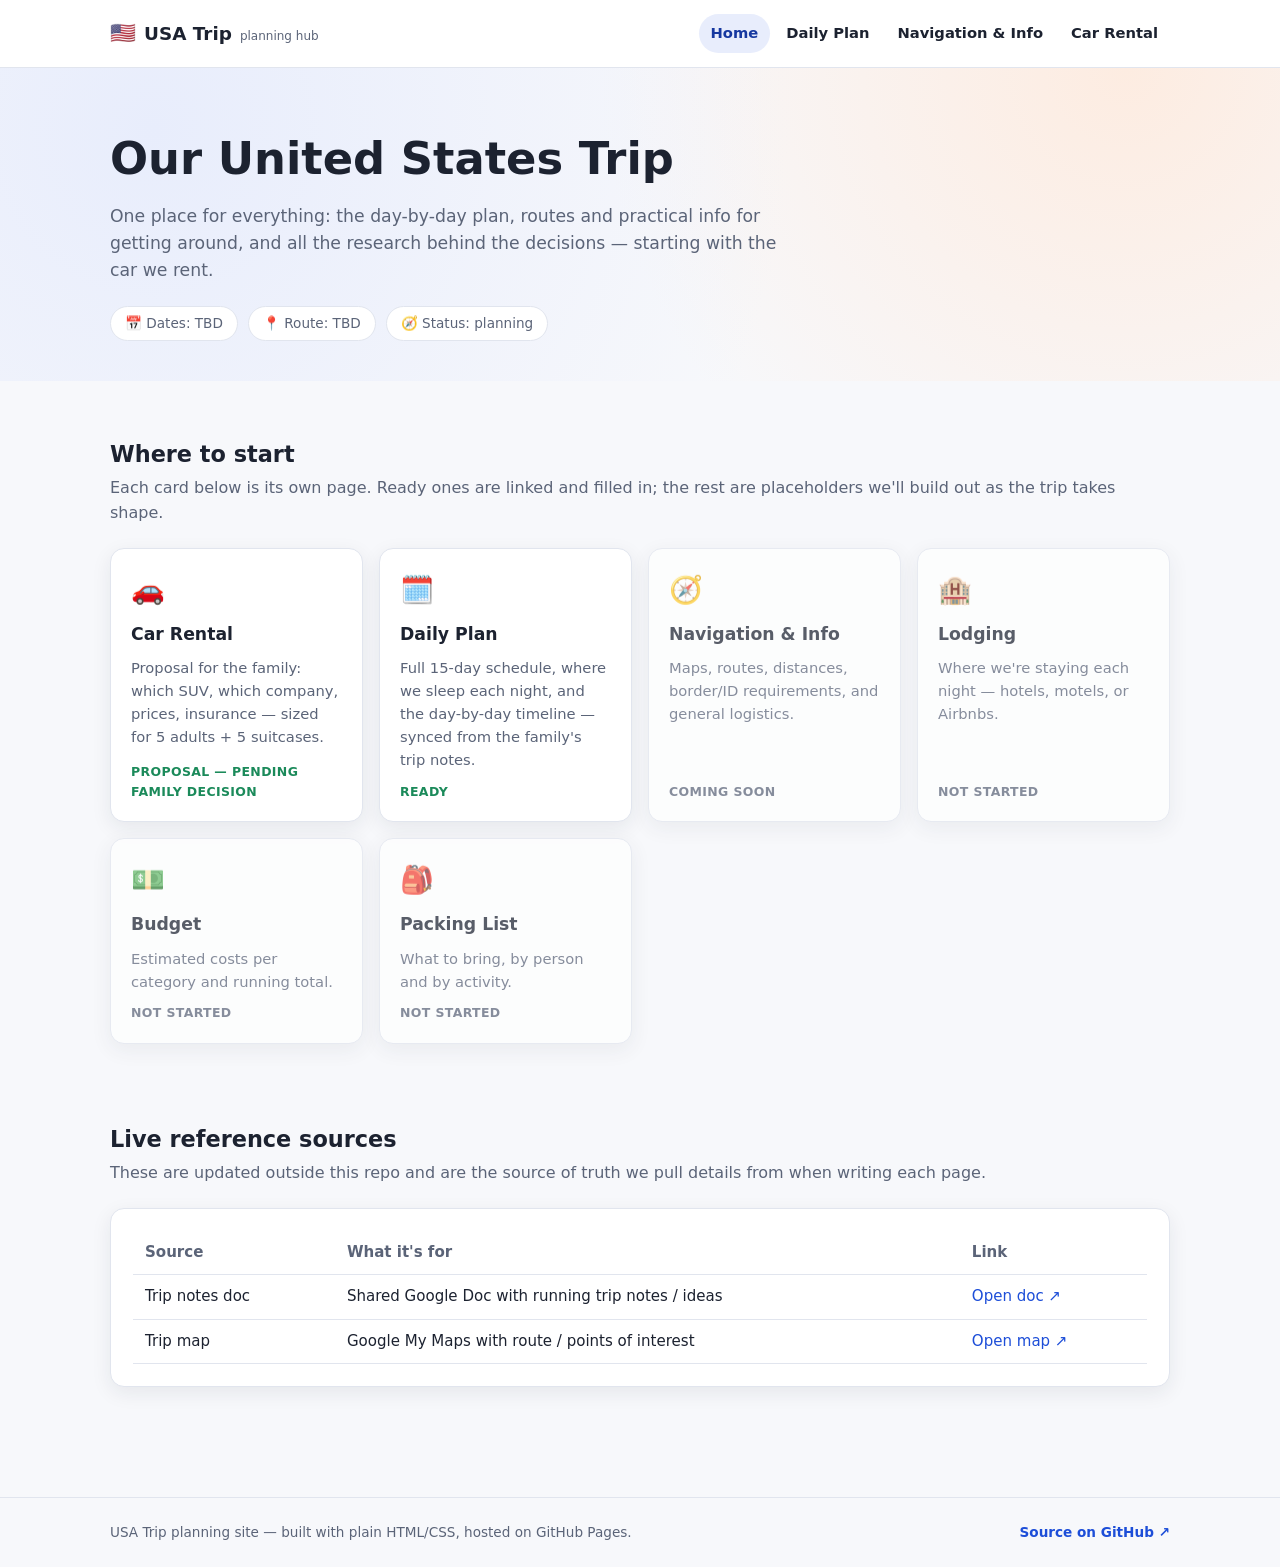
<file: index.html>
<!DOCTYPE html>
<html lang="en">
<head>
  <meta charset="UTF-8" />
  <meta name="viewport" content="width=device-width, initial-scale=1.0" />
  <title>USA Road Trip</title>
  <meta name="description" content="Trip planning hub: daily plan, navigation info, car rental research, and everything else for our United States trip." />
  <link rel="stylesheet" href="css/style.css" />
</head>
<body>

  <header class="site-header">
    <div class="wrap">
      <div class="brand"><span class="flag">🇺🇸</span> USA Trip <small>planning hub</small></div>
      <nav class="site-nav">
        <a href="index.html" class="active">Home</a>
        <a href="pages/daily-plan.html">Daily Plan</a>
        <a href="pages/navigation.html">Navigation &amp; Info</a>
        <a href="pages/car-rental.html">Car Rental</a>
      </nav>
    </div>
  </header>

  <section class="hero">
    <div class="wrap">
      <h1>Our United States Trip</h1>
      <p class="lede">
        One place for everything: the day-by-day plan, routes and practical
        info for getting around, and all the research behind the decisions —
        starting with the car we rent.
      </p>
      <div class="hero-meta">
        <span class="pill">📅 Dates: TBD</span>
        <span class="pill">📍 Route: TBD</span>
        <span class="pill">🧭 Status: planning</span>
      </div>
    </div>
  </section>

  <main class="wrap">

    <section id="topics">
      <h2>Where to start</h2>
      <p class="section-sub">Each card below is its own page. Ready ones are linked and filled in; the rest are placeholders we'll build out as the trip takes shape.</p>

      <div class="card-grid">

        <a class="card is-ready" href="pages/car-rental.html">
          <span class="icon">🚗</span>
          <h3>Car Rental</h3>
          <p>Proposal for the family: which SUV, which company, prices, insurance — sized for 5 adults + 5 suitcases.</p>
          <span class="status">Proposal — pending family decision</span>
        </a>

        <a class="card is-ready" href="pages/daily-plan.html">
          <span class="icon">🗓️</span>
          <h3>Daily Plan</h3>
          <p>Full 15-day schedule, where we sleep each night, and the day-by-day timeline — synced from the family's trip notes.</p>
          <span class="status">Ready</span>
        </a>

        <a class="card is-soon" href="pages/navigation.html">
          <span class="icon">🧭</span>
          <h3>Navigation &amp; Info</h3>
          <p>Maps, routes, distances, border/ID requirements, and general logistics.</p>
          <span class="status">Coming soon</span>
        </a>

        <div class="card is-soon">
          <span class="icon">🏨</span>
          <h3>Lodging</h3>
          <p>Where we're staying each night — hotels, motels, or Airbnbs.</p>
          <span class="status">Not started</span>
        </div>

        <div class="card is-soon">
          <span class="icon">💵</span>
          <h3>Budget</h3>
          <p>Estimated costs per category and running total.</p>
          <span class="status">Not started</span>
        </div>

        <div class="card is-soon">
          <span class="icon">🎒</span>
          <h3>Packing List</h3>
          <p>What to bring, by person and by activity.</p>
          <span class="status">Not started</span>
        </div>

      </div>
    </section>

    <section id="sources">
      <h2>Live reference sources</h2>
      <p class="section-sub">These are updated outside this repo and are the source of truth we pull details from when writing each page.</p>
      <div class="panel">
        <div class="table-wrap">
        <table>
          <thead><tr><th>Source</th><th>What it's for</th><th>Link</th></tr></thead>
          <tbody>
            <tr>
              <td>Trip notes doc</td>
              <td>Shared Google Doc with running trip notes / ideas</td>
              <td><a href="https://docs.google.com/document/d/1BXR2ipfOO5Q0voExCE4PzTYwg4jrBsk3/edit?pli=1" target="_blank" rel="noopener">Open doc ↗</a></td>
            </tr>
            <tr>
              <td>Trip map</td>
              <td>Google My Maps with route / points of interest</td>
              <td><a href="https://www.google.com/maps/d/u/0/edit?mid=1WM9u-u5MO-tDHtt3ySLaDUeo9hJZDwA" target="_blank" rel="noopener">Open map ↗</a></td>
            </tr>
          </tbody>
        </table>
        </div>
      </div>
    </section>

  </main>

  <footer class="site-footer">
    <div class="wrap">
      <span>USA Trip planning site — built with plain HTML/CSS, hosted on GitHub Pages.</span>
      <span><a href="https://github.com/avisalmon/arhab">Source on GitHub ↗</a></span>
    </div>
  </footer>

</body>
</html>
</file>
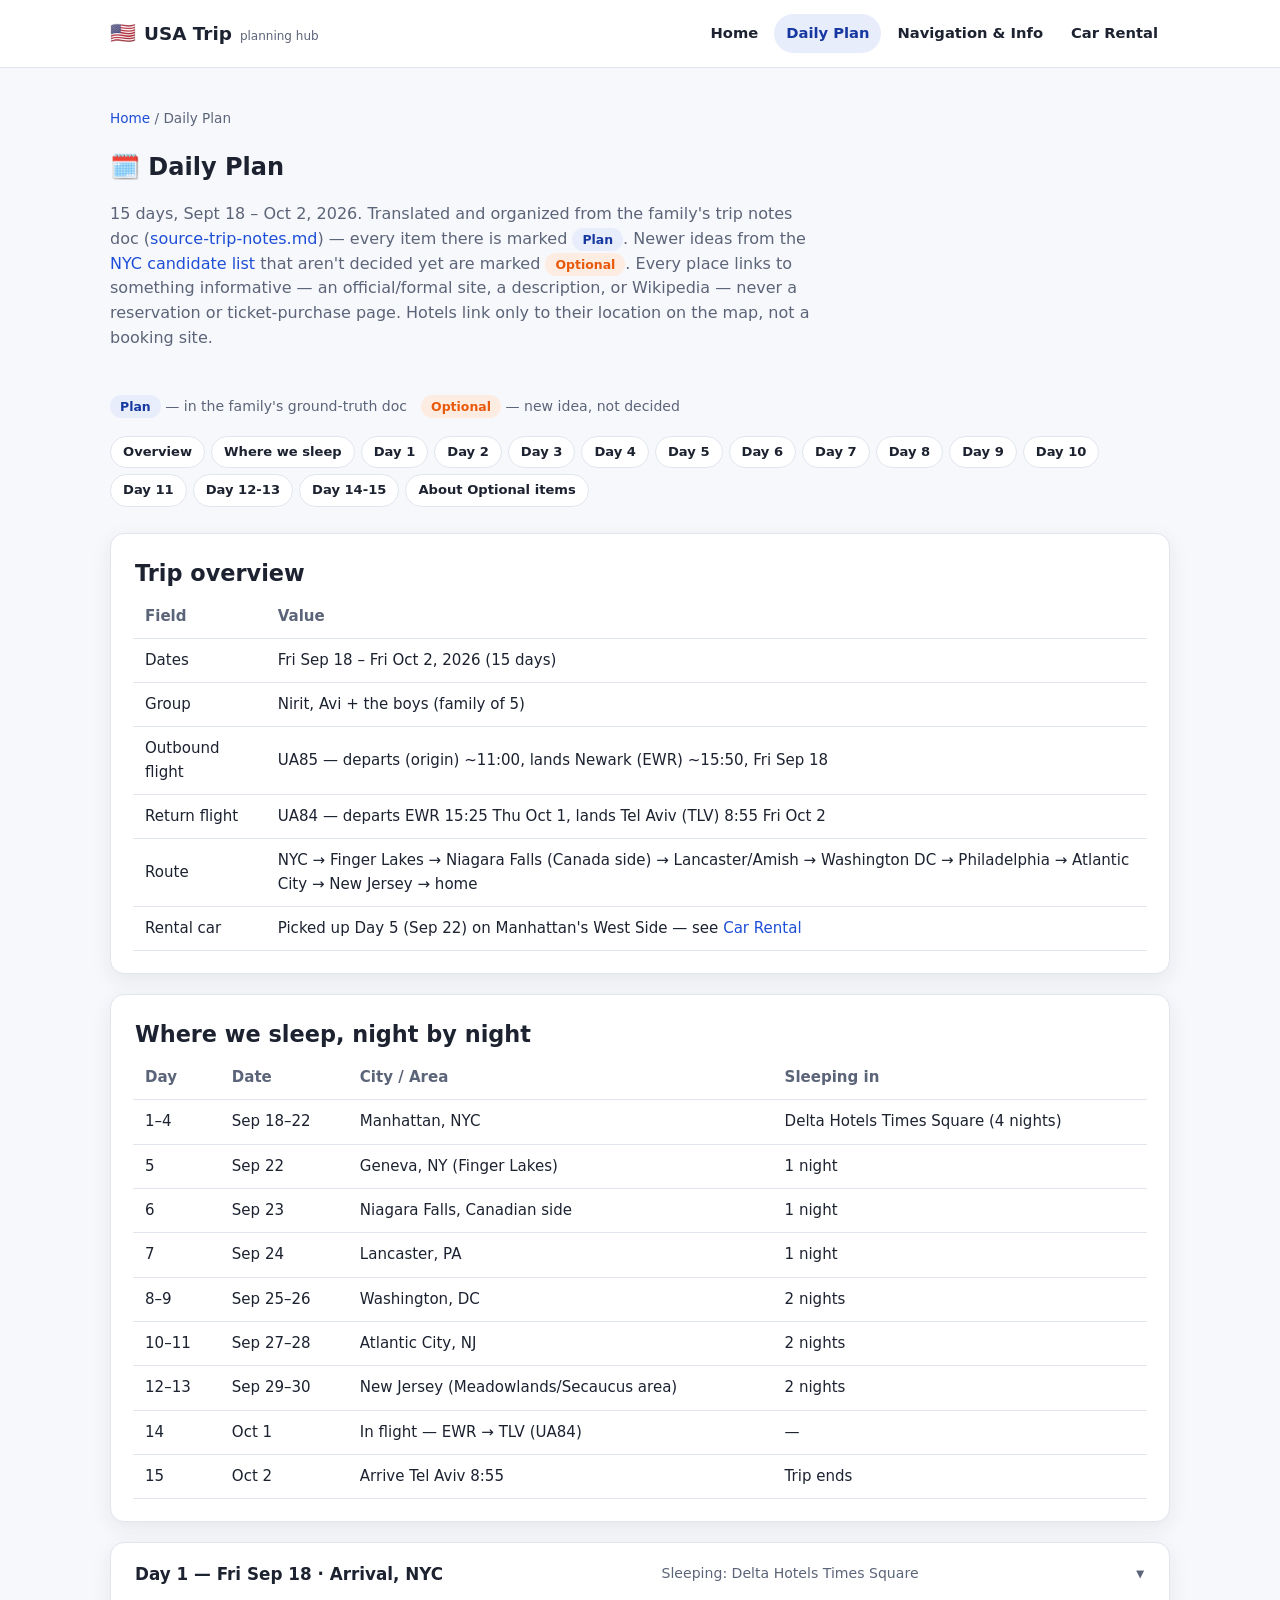
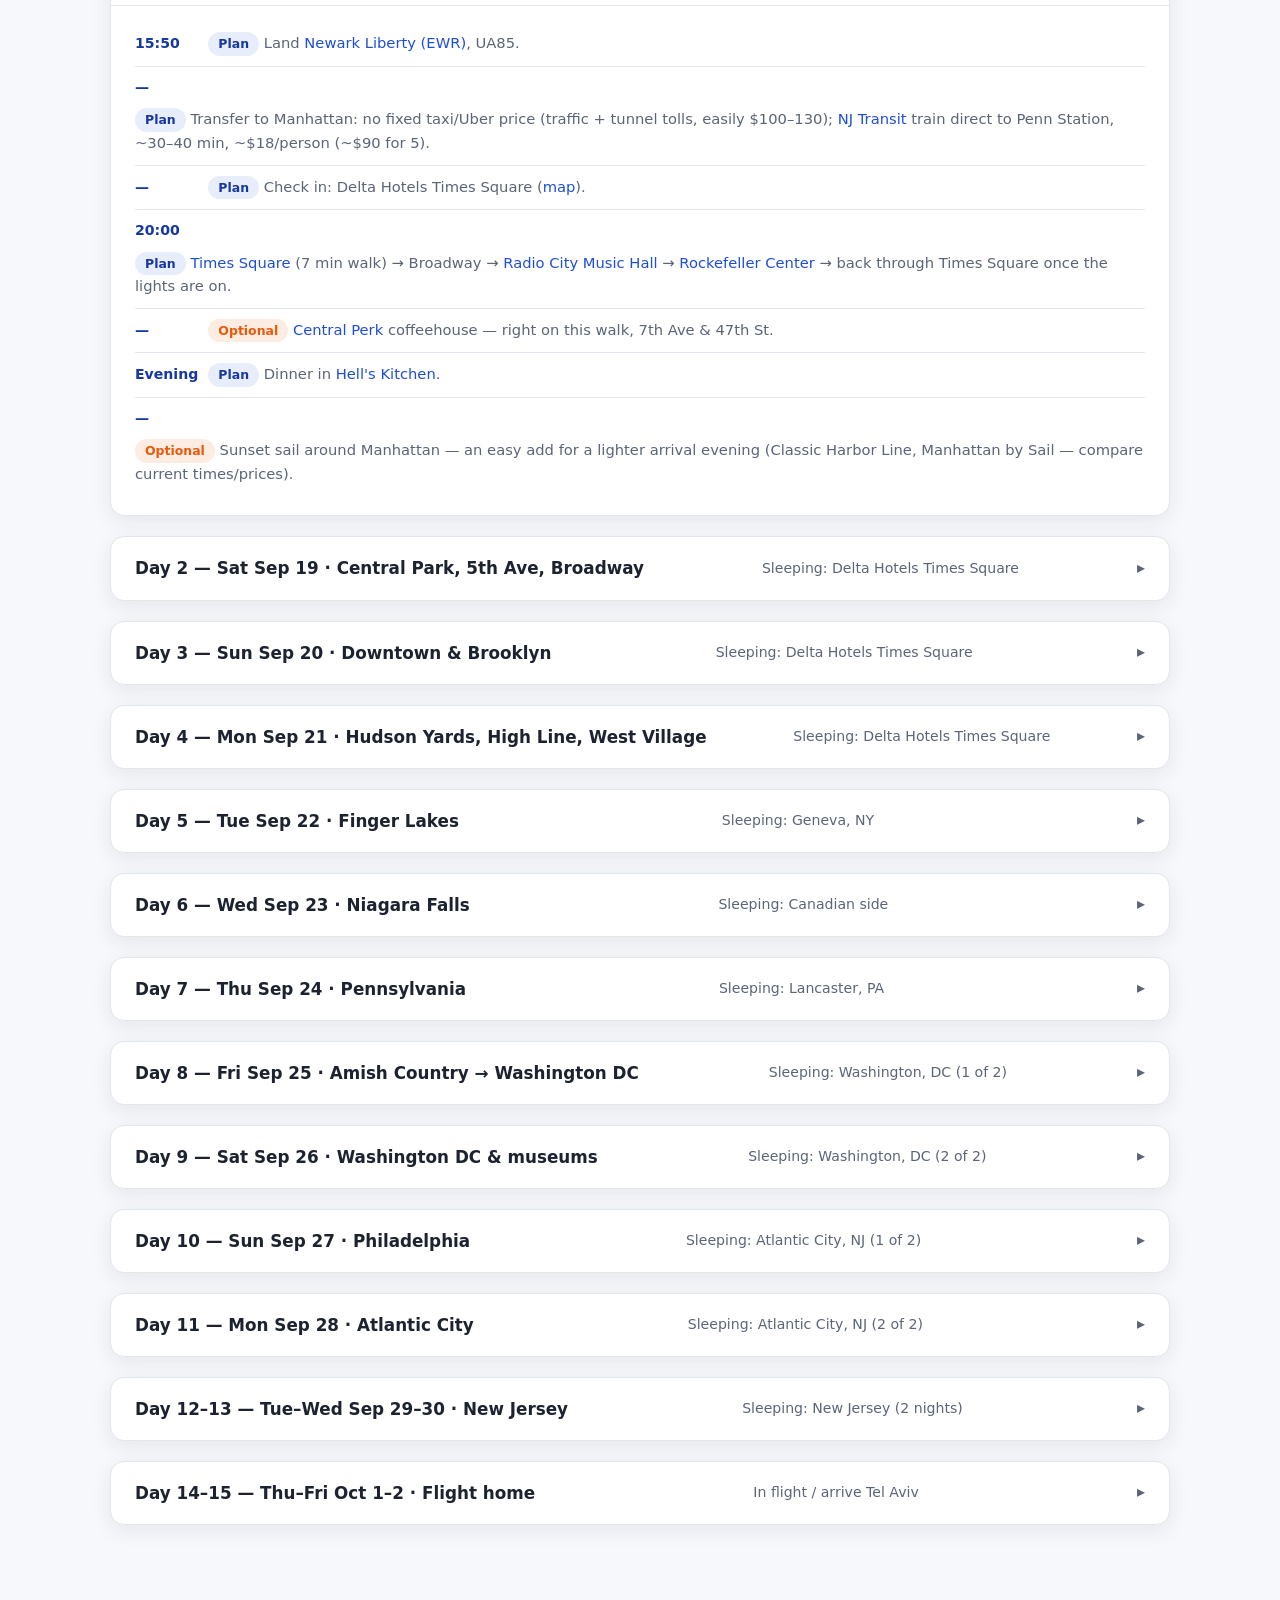
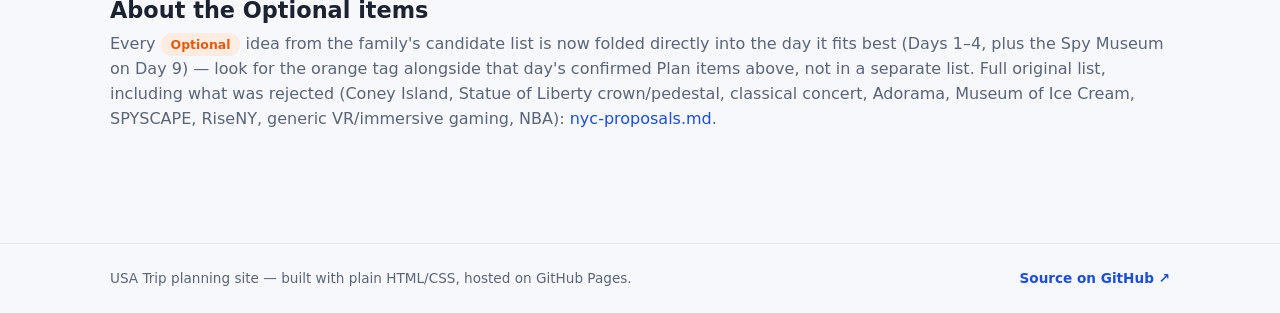
<file: pages/daily-plan.html>
<!DOCTYPE html>
<html lang="en">
<head>
  <meta charset="UTF-8" />
  <meta name="viewport" content="width=device-width, initial-scale=1.0" />
  <title>Daily Plan — USA Trip</title>
  <meta name="description" content="Day-by-day schedule: dates, where we sleep, and the full timeline for the USA trip." />
  <link rel="stylesheet" href="../css/style.css" />
</head>
<body>

  <header class="site-header">
    <div class="wrap">
      <div class="brand"><span class="flag">🇺🇸</span> USA Trip <small>planning hub</small></div>
      <nav class="site-nav">
        <a href="../index.html">Home</a>
        <a href="daily-plan.html" class="active">Daily Plan</a>
        <a href="navigation.html">Navigation &amp; Info</a>
        <a href="car-rental.html">Car Rental</a>
      </nav>
    </div>
  </header>

  <section class="page-hero wrap">
    <div class="breadcrumb"><a href="../index.html">Home</a> / Daily Plan</div>
    <h1>🗓️ Daily Plan</h1>
    <p class="lede">
      15 days, Sept 18 – Oct 2, 2026. Translated and organized from the
      family's trip notes doc (<a href="https://github.com/avisalmon/arhab/blob/main/docs/source-trip-notes.md" target="_blank" rel="noopener">source-trip-notes.md</a>) —
      every item there is marked <span class="tag">Plan</span>. Newer ideas
      from the <a href="https://github.com/avisalmon/arhab/blob/main/docs/nyc-proposals.md" target="_blank" rel="noopener">NYC candidate list</a> that
      aren't decided yet are marked <span class="tag warn">Optional</span>.
      Every place links to something informative — an official/formal site,
      a description, or Wikipedia — never a reservation or ticket-purchase
      page. Hotels link only to their location on the map, not a booking site.
    </p>
  </section>

  <main class="wrap">

    <div class="legend">
      <span><span class="tag">Plan</span> — in the family's ground-truth doc</span>
      <span><span class="tag warn">Optional</span> — new idea, not decided</span>
    </div>

    <nav class="jumpnav">
      <a href="#overview">Overview</a>
      <a href="#sleeping">Where we sleep</a>
      <a href="#day1">Day 1</a>
      <a href="#day2">Day 2</a>
      <a href="#day3">Day 3</a>
      <a href="#day4">Day 4</a>
      <a href="#day5">Day 5</a>
      <a href="#day6">Day 6</a>
      <a href="#day7">Day 7</a>
      <a href="#day8">Day 8</a>
      <a href="#day9">Day 9</a>
      <a href="#day10">Day 10</a>
      <a href="#day11">Day 11</a>
      <a href="#day12-13">Day 12-13</a>
      <a href="#day14-15">Day 14-15</a>
      <a href="#optional">About Optional items</a>
    </nav>

    <section class="panel" id="overview">
      <h2>Trip overview</h2>
      <div class="table-wrap">
        <table>
          <thead><tr><th>Field</th><th>Value</th></tr></thead>
          <tbody>
            <tr><td>Dates</td><td>Fri Sep 18 – Fri Oct 2, 2026 (15 days)</td></tr>
            <tr><td>Group</td><td>Nirit, Avi + the boys (family of 5)</td></tr>
            <tr><td>Outbound flight</td><td>UA85 — departs (origin) ~11:00, lands Newark (EWR) ~15:50, Fri Sep 18</td></tr>
            <tr><td>Return flight</td><td>UA84 — departs EWR 15:25 Thu Oct 1, lands Tel Aviv (TLV) 8:55 Fri Oct 2</td></tr>
            <tr><td>Route</td><td>NYC → Finger Lakes → Niagara Falls (Canada side) → Lancaster/Amish → Washington DC → Philadelphia → Atlantic City → New Jersey → home</td></tr>
            <tr><td>Rental car</td><td>Picked up Day 5 (Sep 22) on Manhattan's West Side — see <a href="car-rental.html">Car Rental</a></td></tr>
          </tbody>
        </table>
      </div>
    </section>

    <section class="panel" id="sleeping">
      <h2>Where we sleep, night by night</h2>
      <div class="table-wrap">
        <table>
          <thead><tr><th>Day</th><th>Date</th><th>City / Area</th><th>Sleeping in</th></tr></thead>
          <tbody>
            <tr><td>1–4</td><td>Sep 18–22</td><td>Manhattan, NYC</td><td>Delta Hotels Times Square (4 nights)</td></tr>
            <tr><td>5</td><td>Sep 22</td><td>Geneva, NY (Finger Lakes)</td><td>1 night</td></tr>
            <tr><td>6</td><td>Sep 23</td><td>Niagara Falls, Canadian side</td><td>1 night</td></tr>
            <tr><td>7</td><td>Sep 24</td><td>Lancaster, PA</td><td>1 night</td></tr>
            <tr><td>8–9</td><td>Sep 25–26</td><td>Washington, DC</td><td>2 nights</td></tr>
            <tr><td>10–11</td><td>Sep 27–28</td><td>Atlantic City, NJ</td><td>2 nights</td></tr>
            <tr><td>12–13</td><td>Sep 29–30</td><td>New Jersey (Meadowlands/Secaucus area)</td><td>2 nights</td></tr>
            <tr><td>14</td><td>Oct 1</td><td>In flight — EWR → TLV (UA84)</td><td>—</td></tr>
            <tr><td>15</td><td>Oct 2</td><td>Arrive Tel Aviv 8:55</td><td>Trip ends</td></tr>
          </tbody>
        </table>
      </div>
    </section>

    <!-- ============ DAY 1 ============ -->
    <details class="panel" id="day1" open>
      <summary><span class="day-title">Day 1 — Fri Sep 18 · Arrival, NYC</span><span class="day-sub">Sleeping: Delta Hotels Times Square</span><span class="chev">▸</span></summary>
      <div class="day-body">
        <ul class="timeline-list">
          <li><span class="time">15:50</span><span class="desc"><span class="tag">Plan</span> Land <a href="https://www.newarkairport.com/" target="_blank" rel="noopener">Newark Liberty (EWR)</a>, UA85.</span></li>
          <li><span class="time">—</span><span class="desc"><span class="tag">Plan</span> Transfer to Manhattan: no fixed taxi/Uber price (traffic + tunnel tolls, easily $100–130); <a href="https://www.njtransit.com/" target="_blank" rel="noopener">NJ Transit</a> train direct to Penn Station, ~30–40 min, ~$18/person (~$90 for 5).</span></li>
          <li><span class="time">—</span><span class="desc"><span class="tag">Plan</span> Check in: Delta Hotels Times Square (<a href="https://www.google.com/maps/search/?api=1&query=Delta+Hotels+by+Marriott+New+York+Times+Square" target="_blank" rel="noopener">map</a>).</span></li>
          <li><span class="time">20:00</span><span class="desc"><span class="tag">Plan</span> <a href="https://www.timessquarenyc.org/" target="_blank" rel="noopener">Times Square</a> (7 min walk) → Broadway → <a href="https://en.wikipedia.org/wiki/Radio_City_Music_Hall" target="_blank" rel="noopener">Radio City Music Hall</a> → <a href="https://www.rockefellercenter.com/" target="_blank" rel="noopener">Rockefeller Center</a> → back through Times Square once the lights are on.</span></li>
          <li><span class="time">—</span><span class="desc"><span class="tag warn">Optional</span> <a href="https://centralperk.com/" target="_blank" rel="noopener">Central Perk</a> coffeehouse — right on this walk, 7th Ave &amp; 47th St.</span></li>
          <li><span class="time">Evening</span><span class="desc"><span class="tag">Plan</span> Dinner in <a href="https://en.wikipedia.org/wiki/Hell%27s_Kitchen,_Manhattan" target="_blank" rel="noopener">Hell's Kitchen</a>.</span></li>
          <li><span class="time">—</span><span class="desc"><span class="tag warn">Optional</span> Sunset sail around Manhattan — an easy add for a lighter arrival evening (Classic Harbor Line, Manhattan by Sail — compare current times/prices).</span></li>
        </ul>
      </div>
    </details>

    <!-- ============ DAY 2 ============ -->
    <details class="panel" id="day2">
      <summary><span class="day-title">Day 2 — Sat Sep 19 · Central Park, 5th Ave, Broadway</span><span class="day-sub">Sleeping: Delta Hotels Times Square</span><span class="chev">▸</span></summary>
      <div class="day-body">
        <ul class="timeline-list">
          <li><span class="time">8:30</span><span class="desc"><span class="tag">Plan</span> Breakfast.</span></li>
          <li><span class="time">Morning</span><span class="desc"><span class="tag">Plan</span> <a href="https://www.centralparknyc.org/" target="_blank" rel="noopener">Central Park</a>: Columbus Circle → The Mall → <a href="https://www.centralparknyc.org/locations/bethesda-terrace" target="_blank" rel="noopener">Bethesda Terrace &amp; Fountain</a> → the lake → <a href="https://www.centralparknyc.org/locations/bow-bridge" target="_blank" rel="noopener">Bow Bridge</a> → <a href="https://www.centralparknyc.org/locations/strawberry-fields" target="_blank" rel="noopener">Strawberry Fields</a> (John Lennon memorial).</span></li>
          <li><span class="time">12:30</span><span class="desc"><span class="tag">Plan</span> Down <a href="https://en.wikipedia.org/wiki/Fifth_Avenue" target="_blank" rel="noopener">Fifth Avenue</a>: <a href="https://www.apple.com/retail/fifthavenue/" target="_blank" rel="noopener">Apple Fifth Avenue</a>, the LEGO Store, <a href="https://www.saintpatrickscathedral.org/" target="_blank" rel="noopener">St. Patrick's Cathedral</a>, Rockefeller Center.</span></li>
          <li><span class="time">—</span><span class="desc"><span class="tag warn">Optional</span> <a href="https://www.nintendo.com/us/store/locations/newyork/" target="_blank" rel="noopener">Nintendo New York</a> — same stretch of Fifth Ave.</span></li>
          <li><span class="time">15:30</span><span class="desc"><span class="tag">Plan</span> <a href="https://en.wikipedia.org/wiki/Top_of_the_Rock" target="_blank" rel="noopener">Top of the Rock</a> observation deck — reserve a time slot ahead, ~$42.</span></li>
          <li><span class="time">18:30</span><span class="desc"><span class="tag">Plan</span> <a href="https://www.grandcentralterminal.com/" target="_blank" rel="noopener">Grand Central Terminal</a> — the historic hall and painted ceiling.</span></li>
          <li><span class="time">Evening</span><span class="desc"><span class="tag">Plan</span> Broadway musical (Theater District, walking distance from the hotel). Same-day <a href="https://playbill.com/article/broadway-rush-lottery-and-standing-room-only-policies-com-116003" target="_blank" rel="noopener">rush and lottery tickets</a> exist for most shows — the family got up to 50% off this way.</span></li>
        </ul>
      </div>
    </details>

    <!-- ============ DAY 3 ============ -->
    <details class="panel" id="day3">
      <summary><span class="day-title">Day 3 — Sun Sep 20 · Downtown &amp; Brooklyn</span><span class="day-sub">Sleeping: Delta Hotels Times Square</span><span class="chev">▸</span></summary>
      <div class="day-body">
        <div class="callout todo">
          <strong>🟡 Open decision:</strong> this Downtown/Brooklyn plan is
          the confirmed Plan for the day — but it could be swapped for the
          Optional item below instead. See <a href="https://github.com/avisalmon/arhab/blob/main/docs/nyc-proposals.md" target="_blank" rel="noopener">nyc-proposals.md</a>.
        </div>
        <ul class="timeline-list">
          <li><span class="time">1:00pm</span><span class="desc"><span class="tag warn">Optional</span> <em>Instead of the day below:</em> <a href="https://www.nfl.com/schedules/2026/by-team/new-york-jets" target="_blank" rel="noopener">Packers @ Jets</a> — confirmed real, MetLife Stadium, Jets' home opener.</span></li>
          <li><span class="time">9:00</span><span class="desc"><span class="tag">Plan</span> Subway to <a href="https://www.911memorial.org/" target="_blank" rel="noopener">9/11 Memorial &amp; Museum</a> and the <a href="https://www.westfield.com/united-states/westfieldworldtradecenter" target="_blank" rel="noopener">Oculus</a> → short walk to Wall Street and the <a href="https://en.wikipedia.org/wiki/Charging_Bull" target="_blank" rel="noopener">Charging Bull</a>.</span></li>
          <li><span class="time">—</span><span class="desc"><span class="tag warn">Optional</span> <a href="https://mercerlabs.com/" target="_blank" rel="noopener">Mercer Labs</a> — immersive art/tech museum, right in this area (21 Dey St).</span></li>
          <li><span class="time">—</span><span class="desc"><span class="tag">Plan</span> Walk south to <a href="https://www.thebattery.org/" target="_blank" rel="noopener">Battery Park</a>.</span></li>
          <li><span class="time">—</span><span class="desc"><span class="tag">Plan</span> Either the free <a href="https://www.siferry.com/" target="_blank" rel="noopener">Staten Island Ferry</a> (passes the Statue of Liberty, ~25 min each way) or the <a href="https://www.nps.gov/stli/" target="_blank" rel="noopener">Statue of Liberty &amp; Ellis Island</a> ferry to Liberty Island (~$26, incl. museum + audio tour, option to continue to Ellis Island — book ahead).</span></li>
          <li><span class="time">13:00</span><span class="desc"><span class="tag">Plan</span> <a href="https://www.ferry.nyc/" target="_blank" rel="noopener">NYC Ferry</a> from Battery Park/Pier 11 to DUMBO, Brooklyn (~$4/person). Lunch at <a href="https://www.timeoutmarket.com/newyork/" target="_blank" rel="noopener">Time Out Market</a>. Walk <a href="https://www.brooklynbridgepark.org/" target="_blank" rel="noopener">Brooklyn Bridge Park</a> and the famous Manhattan Bridge photo spot.</span></li>
          <li><span class="time">17:15–19:15</span><span class="desc"><span class="tag">Plan</span> Walk the <a href="https://en.wikipedia.org/wiki/Brooklyn_Bridge" target="_blank" rel="noopener">Brooklyn Bridge</a> back to Manhattan for golden hour / lights coming on (~1.8km, easy grade).</span></li>
          <li><span class="time">Evening</span><span class="desc"><span class="tag">Plan</span> Dinner in <a href="https://en.wikipedia.org/wiki/Chinatown,_Manhattan" target="_blank" rel="noopener">Chinatown</a> or <a href="https://en.wikipedia.org/wiki/SoHo,_Manhattan" target="_blank" rel="noopener">SoHo</a>.</span></li>
          <li><span class="time">—</span><span class="desc"><span class="tag warn">Optional</span> <a href="https://www.meowparlour.com/" target="_blank" rel="noopener">Meow Parlour</a> cat café — nearby on the Lower East Side.</span></li>
          <li><span class="time">—</span><span class="desc"><span class="tag warn">Optional</span> <a href="https://sangennaronyc.org/" target="_blank" rel="noopener">Feast of San Gennaro</a> — Little Italy, right next to Chinatown/SoHo; runs Sep 17–27, so it's on tonight.</span></li>
        </ul>
      </div>
    </details>

    <!-- ============ DAY 4 ============ -->
    <details class="panel" id="day4">
      <summary><span class="day-title">Day 4 — Mon Sep 21 · Hudson Yards, High Line, West Village</span><span class="day-sub">Sleeping: Delta Hotels Times Square</span><span class="chev">▸</span></summary>
      <div class="day-body">
        <ul class="timeline-list">
          <li><span class="time">9:00</span><span class="desc"><span class="tag">Plan</span> Walk (15 min) to <a href="https://www.hudsonyardsnewyork.com/" target="_blank" rel="noopener">Hudson Yards</a> — the Vessel and the riverfront skyscrapers. If Top of the Rock was skipped, consider <a href="https://en.wikipedia.org/wiki/Edge_(observation_deck)" target="_blank" rel="noopener">Edge</a> observation deck instead (~1.5 hrs).</span></li>
          <li><span class="time">—</span><span class="desc"><span class="tag warn">Optional</span> <a href="https://en.wikipedia.org/wiki/Edge_(observation_deck)" target="_blank" rel="noopener">City Climb</a> at Edge — extreme, same building, ~$185/person (verify current price/season).</span></li>
          <li><span class="time">—</span><span class="desc"><span class="tag warn">Optional</span> <a href="https://www.intrepidmuseum.org/" target="_blank" rel="noopener">Intrepid Sea, Air &amp; Space Museum</a> — high priority per the family list, a short walk up the riverfront from here.</span></li>
          <li><span class="time">—</span><span class="desc"><span class="tag warn">Optional</span> <a href="https://www.bhphotovideo.com/" target="_blank" rel="noopener">B&amp;H Photo</a> — must-do per the list; today (Monday) works, it's closed Saturdays.</span></li>
          <li><span class="time">—</span><span class="desc"><span class="tag">Plan</span> Walk the <a href="https://www.thehighline.org/" target="_blank" rel="noopener">High Line</a> south (~2km) through gardens, art, and views over the streets and river.</span></li>
          <li><span class="time">Lunch</span><span class="desc"><span class="tag">Plan</span> <a href="https://www.chelseamarket.com/" target="_blank" rel="noopener">Chelsea Market</a>, or rooftop food at <a href="https://www.pier57ny.com/" target="_blank" rel="noopener">Pier 57</a>.</span></li>
          <li><span class="time">—</span><span class="desc"><span class="tag">Plan</span> <a href="https://littleisland.org/" target="_blank" rel="noopener">Little Island</a> floating park; short walk through the cobblestones of the Meatpacking District.</span></li>
          <li><span class="time">—</span><span class="desc"><span class="tag warn">Optional</span> <a href="https://whitney.org/" target="_blank" rel="noopener">Whitney Museum</a> — right at this end of the High Line/Meatpacking District; lower priority than MoMA.</span></li>
          <li><span class="time">15:00</span><span class="desc"><span class="tag">Plan</span> <a href="https://en.wikipedia.org/wiki/Greenwich_Village" target="_blank" rel="noopener">Greenwich Village</a>: the flagship <a href="https://www.harrypotterstore.com/" target="_blank" rel="noopener">Harry Potter Store</a> near the Flatiron Building, the "Friends" building photo op on <a href="https://en.wikipedia.org/wiki/Bedford_Street_(Manhattan)" target="_blank" rel="noopener">Bedford Street</a>, Bleecker Street, <a href="https://www.nycgovparks.org/parks/washington-square-park" target="_blank" rel="noopener">Washington Square Park</a>.</span></li>
          <li><span class="time">—</span><span class="desc"><span class="tag warn">Optional</span> <a href="https://momath.org/" target="_blank" rel="noopener">National Museum of Mathematics (MoMath)</a> — Flatiron District, same area as the Harry Potter Store stop.</span></li>
          <li><span class="time">—</span><span class="desc"><span class="tag">Plan</span> <a href="https://en.wikipedia.org/wiki/SoHo,_Manhattan" target="_blank" rel="noopener">SoHo</a> — cast-iron architecture, shopping.</span></li>
          <li><span class="time">—</span><span class="desc"><span class="tag warn">Optional</span> <a href="https://www.moma.org/" target="_blank" rel="noopener">MoMA</a> instead of part of this day.</span></li>
          <li><span class="time">Evening</span><span class="desc"><span class="tag warn">Optional</span> Jazz club — <a href="https://en.wikipedia.org/wiki/Village_Vanguard" target="_blank" rel="noopener">Village Vanguard</a> or <a href="https://en.wikipedia.org/wiki/Smalls_Jazz_Club" target="_blank" rel="noopener">Smalls</a>, both right here in Greenwich Village.</span></li>
        </ul>
      </div>
    </details>

    <!-- ============ DAY 5 ============ -->
    <details class="panel" id="day5">
      <summary><span class="day-title">Day 5 — Tue Sep 22 · Finger Lakes</span><span class="day-sub">Sleeping: Geneva, NY</span><span class="chev">▸</span></summary>
      <div class="day-body">
        <ul class="timeline-list">
          <li><span class="time">Morning</span><span class="desc"><span class="tag">Plan</span> Pick up rental car — West Side Manhattan, near W 40th St, close to the Lincoln Tunnel. See <a href="car-rental.html">Car Rental</a> for the full checklist (E‑ZPass/toll pass, unlimited mileage, one-way return, Canada border coverage).</span></li>
          <li><span class="time">—</span><span class="desc"><span class="tag">Plan</span> Drive ~4–4.5 hrs / ~400km. Suggested stretch stop (~2 hrs in) around Stroudsburg / Delaware Water Gap or Binghamton.</span></li>
          <li><span class="time">14:00</span><span class="desc"><span class="tag">Plan</span> <a href="https://parks.ny.gov/parks/watkinsglen/" target="_blank" rel="noopener">Watkins Glen State Park</a> — the Gorge Trail past 19 waterfalls (1.6 mi, ~2 hrs incl. photo stops). Hiking shoes; keep the parking receipt, it's valid at other Finger Lakes parks. Shuttle only runs weekends after Sep 8.</span></li>
          <li><span class="time">~16:00</span><span class="desc"><span class="tag">Plan</span> Drive along <a href="https://www.fingerlakes.org/attractions/seneca-lake/" target="_blank" rel="noopener">Seneca Lake</a>, Route 14 (~25 min with scenic stops).</span></li>
        </ul>
      </div>
    </details>

    <!-- ============ DAY 6 ============ -->
    <details class="panel" id="day6">
      <summary><span class="day-title">Day 6 — Wed Sep 23 · Niagara Falls</span><span class="day-sub">Sleeping: Canadian side</span><span class="chev">▸</span></summary>
      <div class="day-body">
        <ul class="timeline-list">
          <li><span class="time">—</span><span class="desc"><span class="tag">Plan</span> Drive ~2.5 hrs to Niagara Falls.</span></li>
          <li><span class="time">—</span><span class="desc"><span class="tag">Plan</span> <a href="https://www.niagarafallsstatepark.com/" target="_blank" rel="noopener">Niagara Falls State Park</a> (US side) — bring a change of socks/shoes, you will get soaked.</span></li>
          <li><span class="time">—</span><span class="desc"><span class="tag">Plan</span> <a href="https://www.niagarafallsstatepark.com/things-to-do/cave-of-the-winds" target="_blank" rel="noopener">Cave of the Winds</a> — $23/person, includes a poncho; buy at the park, timed elevator entry.</span></li>
          <li><span class="time">9:00–17:00</span><span class="desc"><span class="tag">Plan</span> <a href="https://en.wikipedia.org/wiki/Maid_of_the_Mist" target="_blank" rel="noopener">Maid of the Mist</a> boat to the base of the falls — $30.25/person, no fixed time slot (boats every 15 min); buy a few days ahead to skip the line.</span></li>
          <li><span class="time">—</span><span class="desc"><span class="tag">Plan</span> Cross Rainbow Bridge to the Canadian side, check in.</span></li>
          <li><span class="time">Evening</span><span class="desc"><span class="tag">Plan</span> <a href="https://www.niagaraparks.com/" target="_blank" rel="noopener">Niagara Parkway</a> — panoramic view of all three falls; <a href="https://www.cliftonhill.com/" target="_blank" rel="noopener">Clifton Hill</a> lights and attractions; falls illuminated at night + fireworks. Bring Canadian dollars — USD is accepted but at a poor rate, no change given in USD.</span></li>
        </ul>
      </div>
    </details>

    <!-- ============ DAY 7 ============ -->
    <details class="panel" id="day7">
      <summary><span class="day-title">Day 7 — Thu Sep 24 · Pennsylvania</span><span class="day-sub">Sleeping: Lancaster, PA</span><span class="chev">▸</span></summary>
      <div class="day-body">
        <ul class="timeline-list">
          <li><span class="time">9:00</span><span class="desc"><span class="tag">Plan</span> Drive Niagara → Lancaster County (~6–6.5 hrs); leg-stretch stop after ~3.5 hrs.</span></li>
          <li><span class="time">13:00</span><span class="desc"><span class="tag">Plan</span> <a href="https://www.dcnr.pa.gov/StateParks/FindAPark/LeonardHarrisonStatePark/" target="_blank" rel="noopener">Leonard Harrison State Park</a> — breathtaking overlook of Pine Creek Gorge, the "PA Grand Canyon." Skip the steep Turkey Path; short, flat overlook walk instead. Free entry/parking.</span></li>
          <li><span class="time">14:00</span><span class="desc"><span class="tag">Plan</span> Lunch 10–15 min away in <a href="https://en.wikipedia.org/wiki/Wellsboro,_Pennsylvania" target="_blank" rel="noopener">Wellsboro</a> — classic 19th-century small-town feel, gaslit Main Street. Try <a href="https://timelessdestination.com/" target="_blank" rel="noopener">Timeless Destination</a> (Italian/American) or <a href="https://www.facebook.com/HarlandsRestaurant/" target="_blank" rel="noopener">Harland's Family Style Restaurant</a> (quick, cheap).</span></li>
          <li><span class="time">15:00</span><span class="desc"><span class="tag">Plan</span> Drive to Lancaster, arrive ~18:30.</span></li>
        </ul>
      </div>
    </details>

    <!-- ============ DAY 8 ============ -->
    <details class="panel" id="day8">
      <summary><span class="day-title">Day 8 — Fri Sep 25 · Amish Country → Washington DC</span><span class="day-sub">Sleeping: Washington, DC (1 of 2)</span><span class="chev">▸</span></summary>
      <div class="day-body">
        <ul class="timeline-list">
          <li><span class="time">9:30–12:30</span><span class="desc"><span class="tag">Plan</span> <a href="https://amishfarmandhouse.com/" target="_blank" rel="noopener">The Amish Farm and House</a> bus + farm tour — classic tour ~$28.95/person (~2–3 hrs), premium incl. 1805 farmhouse ~$36.95/person (~3–4 hrs). Arrive 30 min early; some Amish vendors are cash-only. Tours depart 11:00/13:00/15:00.</span></li>
          <li><span class="time">—</span><span class="desc">Considered: <a href="https://amishexperience.com/" target="_blank" rel="noopener">Amish Experience VIP Tour</a> (private, up to 14 people, ~3.5 hrs, ~$100 more per family) — dropped, only runs at 17:00.</span></li>
          <li><span class="time">—</span><span class="desc"><span class="tag">Plan</span> Drive between the farms/villages of Birds in Hand, Intercourse, Ronks, Strasburg — horse-drawn buggies alongside the road.</span></li>
          <li><span class="time">Midday</span><span class="desc"><span class="tag">Plan</span> Shopping at <a href="https://www.tangeroutlet.com/lancaster" target="_blank" rel="noopener">Tanger Outlets Lancaster</a>.</span></li>
          <li><span class="time">17:00</span><span class="desc"><span class="tag">Plan</span> Drive Lancaster → Washington DC (~120 mi, 2.5–3 hrs).</span></li>
          <li><span class="time">20:30</span><span class="desc"><span class="tag">Plan</span> Check in; dinner in <a href="https://www.georgetowndc.com/" target="_blank" rel="noopener">Georgetown</a>; evening walk past the illuminated monuments.</span></li>
        </ul>
      </div>
    </details>

    <!-- ============ DAY 9 ============ -->
    <details class="panel" id="day9">
      <summary><span class="day-title">Day 9 — Sat Sep 26 · Washington DC &amp; museums</span><span class="day-sub">Sleeping: Washington, DC (2 of 2)</span><span class="chev">▸</span></summary>
      <div class="day-body">
        <div class="callout">Not driving a private car around the National Mall on a Saturday — parking is scarce and expensive; leave the car at the hotel and use the Metro or taxis.</div>
        <ul class="timeline-list">
          <li><span class="time">10:00</span><span class="desc"><span class="tag">Plan</span> <a href="https://www.visitthecapitol.gov/" target="_blank" rel="noopener">Capitol Hill</a>.</span></li>
          <li><span class="time">11:00</span><span class="desc"><span class="tag">Plan</span> <a href="https://naturalhistory.si.edu/" target="_blank" rel="noopener">National Museum of Natural History</a> (~2 hrs) — no advance booking, security-line order; arrive early.</span></li>
          <li><span class="time">13:00</span><span class="desc"><span class="tag">Plan</span> Lunch.</span></li>
          <li><span class="time">14:00</span><span class="desc"><span class="tag">Plan</span> <a href="https://airandspace.si.edu/visit/museum-dc" target="_blank" rel="noopener">National Air and Space Museum</a> (~2.25 hrs) — 5 tickets already reserved.</span></li>
          <li><span class="time">16:30</span><span class="desc"><span class="tag">Plan</span> View of the <a href="https://www.whitehouse.gov/about-the-white-house/tours-events/" target="_blank" rel="noopener">White House</a>; family photo. <a href="https://www.nps.gov/nama/" target="_blank" rel="noopener">National Mall</a>: Washington Monument → WWII Memorial → Reflecting Pool → Vietnam &amp; Korean War Memorials → finish at the illuminated Lincoln Memorial.</span></li>
          <li><span class="time">—</span><span class="desc"><span class="tag">Plan</span> Free entry to <a href="https://www.si.edu/museums" target="_blank" rel="noopener">Smithsonian museums</a> — reserve a free timed ticket in advance where required.</span></li>
          <li><span class="time">—</span><span class="desc"><span class="tag warn">Optional</span> <a href="https://www.spymuseum.org/" target="_blank" rel="noopener">International Spy Museum</a> (paid).</span></li>
        </ul>
      </div>
    </details>

    <!-- ============ DAY 10 ============ -->
    <details class="panel" id="day10">
      <summary><span class="day-title">Day 10 — Sun Sep 27 · Philadelphia</span><span class="day-sub">Sleeping: Atlantic City, NJ (1 of 2)</span><span class="chev">▸</span></summary>
      <div class="day-body">
        <ul class="timeline-list">
          <li><span class="time">—</span><span class="desc"><span class="tag">Plan</span> Drive DC → Philadelphia (~2.5–3 hrs).</span></li>
          <li><span class="time">12:00</span><span class="desc"><span class="tag">Plan</span> <a href="https://www.nps.gov/inde/" target="_blank" rel="noopener">Liberty Bell</a>, Independence Hall, Congress Hall / President's House (Independence National Historical Park).</span></li>
          <li><span class="time">Lunch</span><span class="desc"><span class="tag">Plan</span> <a href="https://www.readingterminalmarket.org/" target="_blank" rel="noopener">Reading Terminal Market</a>.</span></li>
          <li><span class="time">—</span><span class="desc"><span class="tag">Plan</span> Franklin Court, <a href="https://www.elfrethsalley.org/" target="_blank" rel="noopener">Elfreth's Alley</a>, Old City.</span></li>
          <li><span class="time">—</span><span class="desc"><span class="tag">Plan</span> The "Rocky Steps" at the <a href="https://www.philamuseum.org/" target="_blank" rel="noopener">Philadelphia Museum of Art</a>.</span></li>
          <li><span class="time">17:00</span><span class="desc"><span class="tag">Plan</span> Drive to Atlantic City (~1.5 hrs) → check in, boardwalk, casino.</span></li>
        </ul>
      </div>
    </details>

    <!-- ============ DAY 11 ============ -->
    <details class="panel" id="day11">
      <summary><span class="day-title">Day 11 — Mon Sep 28 · Atlantic City</span><span class="day-sub">Sleeping: Atlantic City, NJ (2 of 2)</span><span class="chev">▸</span></summary>
      <div class="day-body">
        <ul class="timeline-list">
          <li><span class="time">Day</span><span class="desc"><span class="tag">Plan</span> Beach, pool, shopping at <a href="https://www.tangeroutlet.com/atlanticcity" target="_blank" rel="noopener">Tanger Outlets Atlantic City</a> (no sales tax on clothes/shoes in NJ).</span></li>
          <li><span class="time">Evening</span><span class="desc"><span class="tag">Plan</span> A show.</span></li>
        </ul>
      </div>
    </details>

    <!-- ============ DAY 12-13 ============ -->
    <details class="panel" id="day12-13">
      <summary><span class="day-title">Day 12–13 — Tue–Wed Sep 29–30 · New Jersey</span><span class="day-sub">Sleeping: New Jersey (2 nights)</span><span class="chev">▸</span></summary>
      <div class="day-body">
        <ul class="timeline-list">
          <li><span class="time">—</span><span class="desc"><span class="tag">Plan</span> Drive to New Jersey (~2–2.5 hrs).</span></li>
          <li><span class="time">—</span><span class="desc"><span class="tag">Plan</span> <a href="https://www.simon.com/mall/the-mills-at-jersey-gardens" target="_blank" rel="noopener">The Mills at Jersey Gardens</a> — huge indoor outlet mall near Newark.</span></li>
          <li><span class="time">—</span><span class="desc"><span class="tag">Plan</span> <a href="https://www.americandream.com/" target="_blank" rel="noopener">American Dream</a> — indoor water park, ice skating, Nickelodeon Universe rollercoasters.</span></li>
          <li><span class="time">—</span><span class="desc"><span class="tag">Plan</span> <a href="https://en.wikipedia.org/wiki/Six_Flags_Great_Adventure" target="_blank" rel="noopener">Six Flags Great Adventure</a> — rollercoasters.</span></li>
          <li><span class="time">—</span><span class="desc"><span class="tag">Plan</span> <a href="https://www.premiumoutlets.com/outlet/woodbury-common" target="_blank" rel="noopener">Woodbury Common Premium Outlets</a>.</span></li>
          <li><span class="time">—</span><span class="desc"><span class="tag">Plan</span> Optional quick trip into Manhattan (20–30 min by train/bus).</span></li>
          <li><span class="time">—</span><span class="desc"><span class="tag">Plan</span> Target / Kohl's in Secaucus; evening at the Harmon Meadow complex.</span></li>
          <li><span class="time">—</span><span class="desc"><span class="tag">Plan</span> Laundry; pick up melatonin.</span></li>
        </ul>
      </div>
    </details>

    <!-- ============ DAY 14-15 ============ -->
    <details class="panel" id="day14-15">
      <summary><span class="day-title">Day 14–15 — Thu–Fri Oct 1–2 · Flight home</span><span class="day-sub">In flight / arrive Tel Aviv</span><span class="chev">▸</span></summary>
      <div class="day-body">
        <ul class="timeline-list">
          <li><span class="time">11:30</span><span class="desc"><span class="tag">Plan</span> Arrive <a href="https://www.newarkairport.com/to-from-airport/rental-cars" target="_blank" rel="noopener">Newark Airport Rental Car Center</a> (Waze: "Newark Airport Rental Car Center" / Station P3). Fuel up 5–10km before the airport (US-1/9 or I‑95) — airport/agency refueling is much pricier.</span></li>
          <li><span class="time">—</span><span class="desc"><span class="tag">Plan</span> Return car at Terminal A Parking Garage, then AirTrain (or 5-min shuttle) to Terminal A if departing from B/C.</span></li>
          <li><span class="time">15:25</span><span class="desc"><span class="tag">Plan</span> Depart EWR, UA84.</span></li>
          <li><span class="time">8:55</span><span class="desc"><span class="tag">Plan</span> Land Tel Aviv (TLV), Fri Oct 2.</span></li>
        </ul>
      </div>
    </details>

    <section id="optional">
      <h2>About the Optional items</h2>
      <p class="section-sub">
        Every <span class="tag warn">Optional</span> idea from the family's
        candidate list is now folded directly into the day it fits best
        (Days 1–4, plus the Spy Museum on Day 9) — look for the orange tag
        alongside that day's confirmed Plan items above, not in a separate
        list. Full original list, including what was rejected (Coney Island,
        Statue of Liberty crown/pedestal, classical concert, Adorama, Museum
        of Ice Cream, SPYSCAPE, RiseNY, generic VR/immersive gaming, NBA):
        <a href="https://github.com/avisalmon/arhab/blob/main/docs/nyc-proposals.md" target="_blank" rel="noopener">nyc-proposals.md</a>.
      </p>
    </section>

  </main>

  <footer class="site-footer">
    <div class="wrap">
      <span>USA Trip planning site — built with plain HTML/CSS, hosted on GitHub Pages.</span>
      <span><a href="https://github.com/avisalmon/arhab">Source on GitHub ↗</a></span>
    </div>
  </footer>

</body>
</html>
</file>
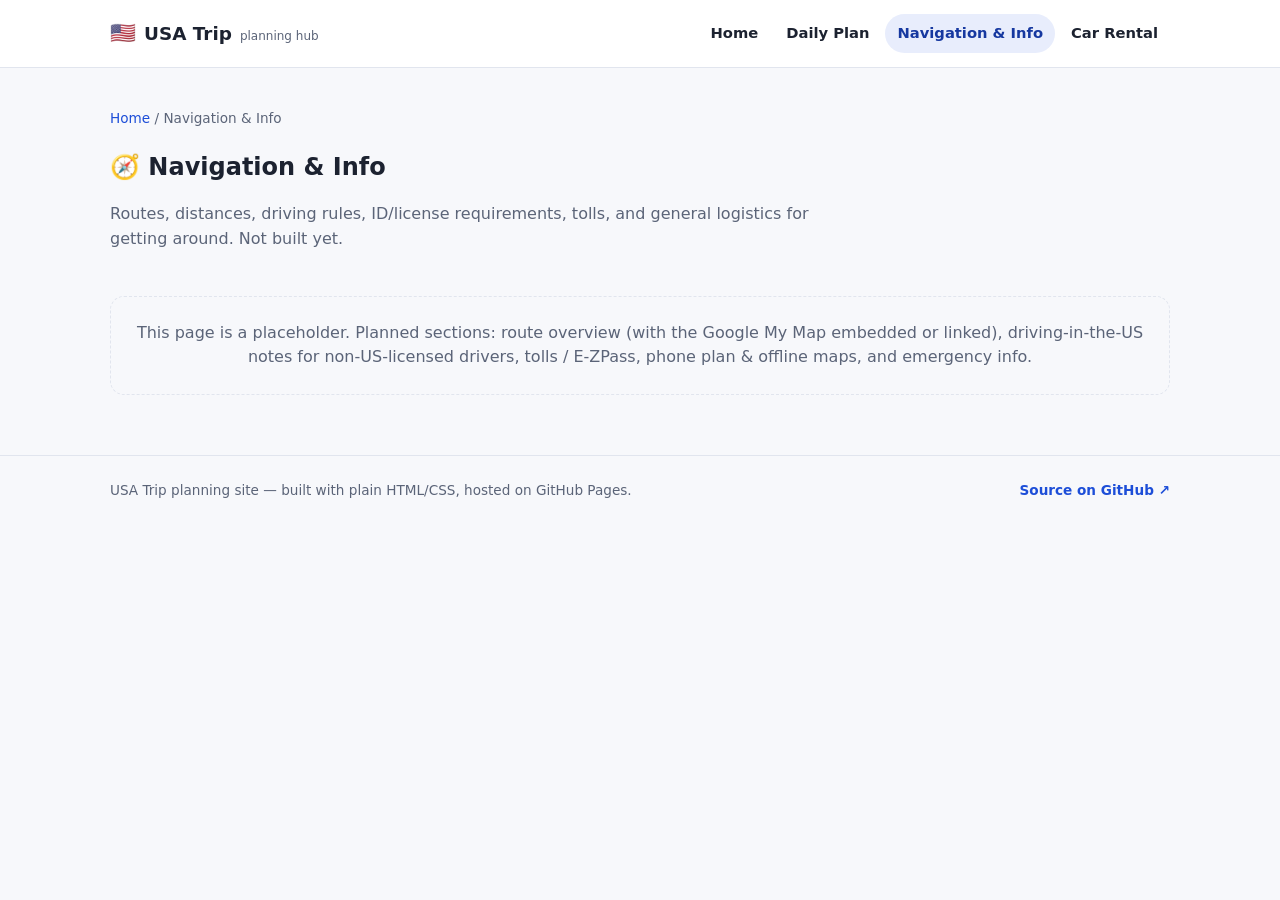
<file: pages/navigation.html>
<!DOCTYPE html>
<html lang="en">
<head>
  <meta charset="UTF-8" />
  <meta name="viewport" content="width=device-width, initial-scale=1.0" />
  <title>Navigation &amp; Info — USA Trip</title>
  <link rel="stylesheet" href="../css/style.css" />
</head>
<body>

  <header class="site-header">
    <div class="wrap">
      <div class="brand"><span class="flag">🇺🇸</span> USA Trip <small>planning hub</small></div>
      <nav class="site-nav">
        <a href="../index.html">Home</a>
        <a href="daily-plan.html">Daily Plan</a>
        <a href="navigation.html" class="active">Navigation &amp; Info</a>
        <a href="car-rental.html">Car Rental</a>
      </nav>
    </div>
  </header>

  <section class="page-hero wrap">
    <div class="breadcrumb"><a href="../index.html">Home</a> / Navigation &amp; Info</div>
    <h1>🧭 Navigation &amp; Info</h1>
    <p class="lede">Routes, distances, driving rules, ID/license requirements, tolls, and general logistics for getting around. Not built yet.</p>
  </section>

  <main class="wrap">
    <div class="placeholder-note">
      This page is a placeholder. Planned sections: route overview (with the
      Google My Map embedded or linked), driving-in-the-US notes for
      non-US-licensed drivers, tolls / E-ZPass, phone plan &amp; offline maps,
      and emergency info.
    </div>
  </main>

  <footer class="site-footer">
    <div class="wrap">
      <span>USA Trip planning site — built with plain HTML/CSS, hosted on GitHub Pages.</span>
      <span><a href="https://github.com/avisalmon/arhab">Source on GitHub ↗</a></span>
    </div>
  </footer>

</body>
</html>
</file>
<file: css/style.css>
/* ============================================================
   USA Trip — shared stylesheet
   Used by index.html (root) and every page under /pages/
   ============================================================ */

:root {
  --bg: #f7f8fb;
  --surface: #ffffff;
  --surface-alt: #eef1f7;
  --text: #1c2230;
  --text-muted: #5b6478;
  --border: #e1e5ee;
  --accent: #1d4ed8;      /* road-trip blue */
  --accent-dark: #1638a0;
  --accent-soft: #e8edfc;
  --highlight: #e8590c;   /* highway sunset orange */
  --highlight-soft: #fdece1;
  --success: #1b8a5a;
  --radius: 14px;
  --shadow: 0 6px 20px rgba(28, 34, 48, 0.08);
  --max-width: 1100px;
}

@media (prefers-color-scheme: dark) {
  :root {
    --bg: #12151c;
    --surface: #1a1e28;
    --surface-alt: #20242f;
    --text: #eef1f7;
    --text-muted: #9aa3b8;
    --border: #2a2f3d;
    --accent: #6f93ff;
    --accent-dark: #96b0ff;
    --accent-soft: #1f2a4a;
    --highlight: #ff9457;
    --highlight-soft: #3a2418;
    --success: #4fd399;
    --shadow: 0 6px 24px rgba(0, 0, 0, 0.35);
  }
}

* { box-sizing: border-box; }

html { scroll-behavior: smooth; }

body {
  margin: 0;
  background: var(--bg);
  color: var(--text);
  font-family: "Segoe UI", system-ui, -apple-system, Roboto, Helvetica, Arial, sans-serif;
  line-height: 1.55;
}

img { max-width: 100%; }

a { color: var(--accent); text-decoration: none; }
a:hover { text-decoration: underline; }

.wrap {
  max-width: var(--max-width);
  margin: 0 auto;
  padding-inline: 20px;
}

/* ---------- Header / nav ---------- */

.site-header {
  position: sticky;
  top: 0;
  z-index: 20;
  background: var(--surface);
  border-bottom: 1px solid var(--border);
}

.site-header .wrap {
  display: flex;
  align-items: center;
  justify-content: space-between;
  gap: 16px;
  padding-block: 14px;
  flex-wrap: wrap;
}

.brand {
  display: flex;
  align-items: baseline;
  gap: 8px;
  font-weight: 700;
  font-size: 1.15rem;
  color: var(--text);
}

.brand .flag { font-size: 1.3rem; }
.brand small {
  font-weight: 500;
  color: var(--text-muted);
  font-size: 0.75rem;
}

.site-nav {
  display: flex;
  flex-wrap: wrap;
  gap: 4px;
}

.site-nav a {
  color: var(--text);
  padding: 8px 12px;
  border-radius: 999px;
  font-size: 0.92rem;
  font-weight: 600;
}

.site-nav a:hover { background: var(--surface-alt); text-decoration: none; }
.site-nav a.active { background: var(--accent-soft); color: var(--accent-dark); }
.site-nav a.soon { color: var(--text-muted); font-weight: 500; }

/* ---------- Hero ---------- */

.hero {
  padding-block: 56px 40px;
  background:
    radial-gradient(circle at 12% 20%, var(--accent-soft), transparent 55%),
    radial-gradient(circle at 88% 0%, var(--highlight-soft), transparent 45%);
}

.hero h1 {
  font-size: clamp(1.9rem, 4vw, 2.8rem);
  margin: 0 0 10px;
}

.hero p.lede {
  color: var(--text-muted);
  font-size: 1.08rem;
  max-width: 62ch;
  margin: 0 0 22px;
}

.hero-meta {
  display: flex;
  flex-wrap: wrap;
  gap: 10px;
}

.pill {
  display: inline-flex;
  align-items: center;
  gap: 6px;
  background: var(--surface);
  border: 1px solid var(--border);
  border-radius: 999px;
  padding: 6px 14px;
  font-size: 0.85rem;
  color: var(--text-muted);
}

/* ---------- Sections ---------- */

main { padding-block: 8px 60px; }

section { padding-block: 30px; }

section h2 {
  font-size: 1.4rem;
  margin-bottom: 4px;
}

section .section-sub {
  color: var(--text-muted);
  margin-top: 0;
  margin-bottom: 22px;
}

/* ---------- Topic card grid (index page) ---------- */

.card-grid {
  display: grid;
  grid-template-columns: repeat(auto-fit, minmax(240px, 1fr));
  gap: 16px;
}

.card {
  display: flex;
  flex-direction: column;
  gap: 10px;
  background: var(--surface);
  border: 1px solid var(--border);
  border-radius: var(--radius);
  padding: 20px;
  box-shadow: var(--shadow);
  transition: transform 0.15s ease, box-shadow 0.15s ease;
}

a.card { color: var(--text); }
a.card:hover {
  transform: translateY(-3px);
  text-decoration: none;
  box-shadow: 0 10px 26px rgba(28, 34, 48, 0.14);
}

.card .icon { font-size: 1.7rem; }
.card h3 { margin: 0; font-size: 1.08rem; }
.card p { margin: 0; color: var(--text-muted); font-size: 0.92rem; }

.card .status {
  margin-top: auto;
  font-size: 0.78rem;
  font-weight: 700;
  text-transform: uppercase;
  letter-spacing: 0.03em;
}

.card.is-ready .status { color: var(--success); }
.card.is-soon { opacity: 0.72; cursor: default; }
.card.is-soon .status { color: var(--text-muted); }

/* ---------- Generic content blocks (sub-pages) ---------- */

.page-hero {
  padding-block: 40px 20px;
}

.page-hero h1 { margin-bottom: 6px; }
.page-hero p.lede { color: var(--text-muted); max-width: 70ch; }

.breadcrumb {
  font-size: 0.85rem;
  color: var(--text-muted);
  margin-bottom: 6px;
}

.panel {
  background: var(--surface);
  border: 1px solid var(--border);
  border-radius: var(--radius);
  padding: 22px 24px;
  box-shadow: var(--shadow);
  margin-bottom: 20px;
}

.panel h2 { margin-top: 0; }

/* details-as-panel (collapsible day cards) */
details.panel { padding: 0; overflow: hidden; }
details.panel > summary {
  list-style: none;
  cursor: pointer;
  padding: 18px 24px;
  display: flex;
  align-items: center;
  justify-content: space-between;
  gap: 12px;
  flex-wrap: wrap;
}
details.panel > summary::-webkit-details-marker { display: none; }
details.panel > summary .chev { transition: transform 0.15s ease; color: var(--text-muted); }
details.panel[open] > summary .chev { transform: rotate(90deg); }
details.panel > summary .day-title { font-weight: 700; font-size: 1.05rem; }
details.panel > summary .day-sub { color: var(--text-muted); font-size: 0.88rem; font-weight: 500; }
details.panel .day-body { padding: 0 24px 20px; border-top: 1px solid var(--border); padding-top: 16px; }

.timeline-list { list-style: none; margin: 0; padding: 0; }
.timeline-list li {
  padding: 10px 0;
  border-bottom: 1px solid var(--border);
  display: flex;
  gap: 10px;
  align-items: baseline;
  flex-wrap: wrap;
}
.timeline-list li:last-child { border-bottom: none; }
.timeline-list .time { font-weight: 700; color: var(--accent-dark); min-width: 4.5em; font-size: 0.88rem; }
.timeline-list .desc { color: var(--text-muted); font-size: 0.92rem; flex: 1 1 auto; min-width: 0; }

table {
  width: 100%;
  border-collapse: collapse;
  font-size: 0.94rem;
}

.table-wrap {
  overflow-x: auto;
  -webkit-overflow-scrolling: touch;
  margin: 0 -2px;
}

table {
  width: 100%;
  min-width: 480px;
  border-collapse: collapse;
  font-size: 0.94rem;
}

th, td {
  text-align: left;
  padding: 10px 12px;
  border-bottom: 1px solid var(--border);
}

th { color: var(--text-muted); font-weight: 700; }

.tag {
  display: inline-block;
  background: var(--accent-soft);
  color: var(--accent-dark);
  border-radius: 999px;
  padding: 2px 10px;
  font-size: 0.78rem;
  font-weight: 700;
  white-space: nowrap;
}

.tag.warn { background: var(--highlight-soft); color: var(--highlight); }

.legend { display: flex; flex-wrap: wrap; gap: 14px; align-items: center; font-size: 0.88rem; color: var(--text-muted); margin-bottom: 18px; }

.callout {
  border-left: 4px solid var(--accent);
  background: var(--accent-soft);
  border-radius: 0 10px 10px 0;
  padding: 14px 18px;
  margin: 18px 0;
  font-size: 0.94rem;
}

.callout.todo { border-color: var(--highlight); background: var(--highlight-soft); }

.placeholder-note {
  border: 1px dashed var(--border);
  border-radius: var(--radius);
  padding: 24px;
  color: var(--text-muted);
  text-align: center;
}

.car-grid {
  display: grid;
  grid-template-columns: repeat(auto-fit, minmax(260px, 1fr));
  gap: 16px;
  margin-bottom: 8px;
}
.car-card {
  background: var(--surface);
  border: 1px solid var(--border);
  border-radius: var(--radius);
  overflow: hidden;
  box-shadow: var(--shadow);
  display: flex;
  flex-direction: column;
}
.car-card .photo-row { display: flex; background: var(--surface-alt); }
.car-card .photo-row img { width: 100%; height: 140px; object-fit: cover; display: block; flex: 1 1 50%; }
.car-card .car-body { padding: 14px 16px 6px; display: flex; flex-direction: column; gap: 6px; }
.car-card h3 { margin: 0; font-size: 1rem; }
.car-card .spec { font-size: 0.85rem; color: var(--text-muted); margin: 0; }
.car-card .gallery-links { display: flex; flex-wrap: wrap; gap: 6px; padding: 2px 16px 10px; }
.car-card .gallery-links a {
  font-size: 0.76rem;
  font-weight: 700;
  background: var(--accent-soft);
  color: var(--accent-dark);
  border-radius: 999px;
  padding: 4px 10px;
  white-space: nowrap;
}
.car-card .gallery-links a:hover { text-decoration: none; background: var(--accent); color: #fff; }
.car-card .credit { font-size: 0.68rem; color: var(--text-muted); padding: 0 16px 12px; margin: 0; }
.car-card.not-preferred { opacity: 0.85; }

.jumpnav {
  display: flex;
  flex-wrap: wrap;
  gap: 6px;
  margin-bottom: 26px;
}
.jumpnav a {
  font-size: 0.82rem;
  font-weight: 600;
  background: var(--surface);
  border: 1px solid var(--border);
  border-radius: 999px;
  padding: 5px 12px;
  color: var(--text);
}
.jumpnav a:hover { background: var(--surface-alt); text-decoration: none; }

/* ---------- Footer ---------- */

.site-footer {
  border-top: 1px solid var(--border);
  padding-block: 24px;
  color: var(--text-muted);
  font-size: 0.85rem;
}

.site-footer .wrap {
  display: flex;
  flex-wrap: wrap;
  justify-content: space-between;
  gap: 10px;
}

.site-footer a { font-weight: 600; }

@media (max-width: 640px) {
  .site-header .wrap { flex-direction: column; align-items: flex-start; }
}

@media (max-width: 480px) {
  .panel { padding: 16px; }
  details.panel > summary { padding: 14px 16px; }
  details.panel .day-body { padding: 0 16px 16px; }
  .hero { padding-block: 40px 28px; }
  section { padding-block: 22px; }
}
</file>
